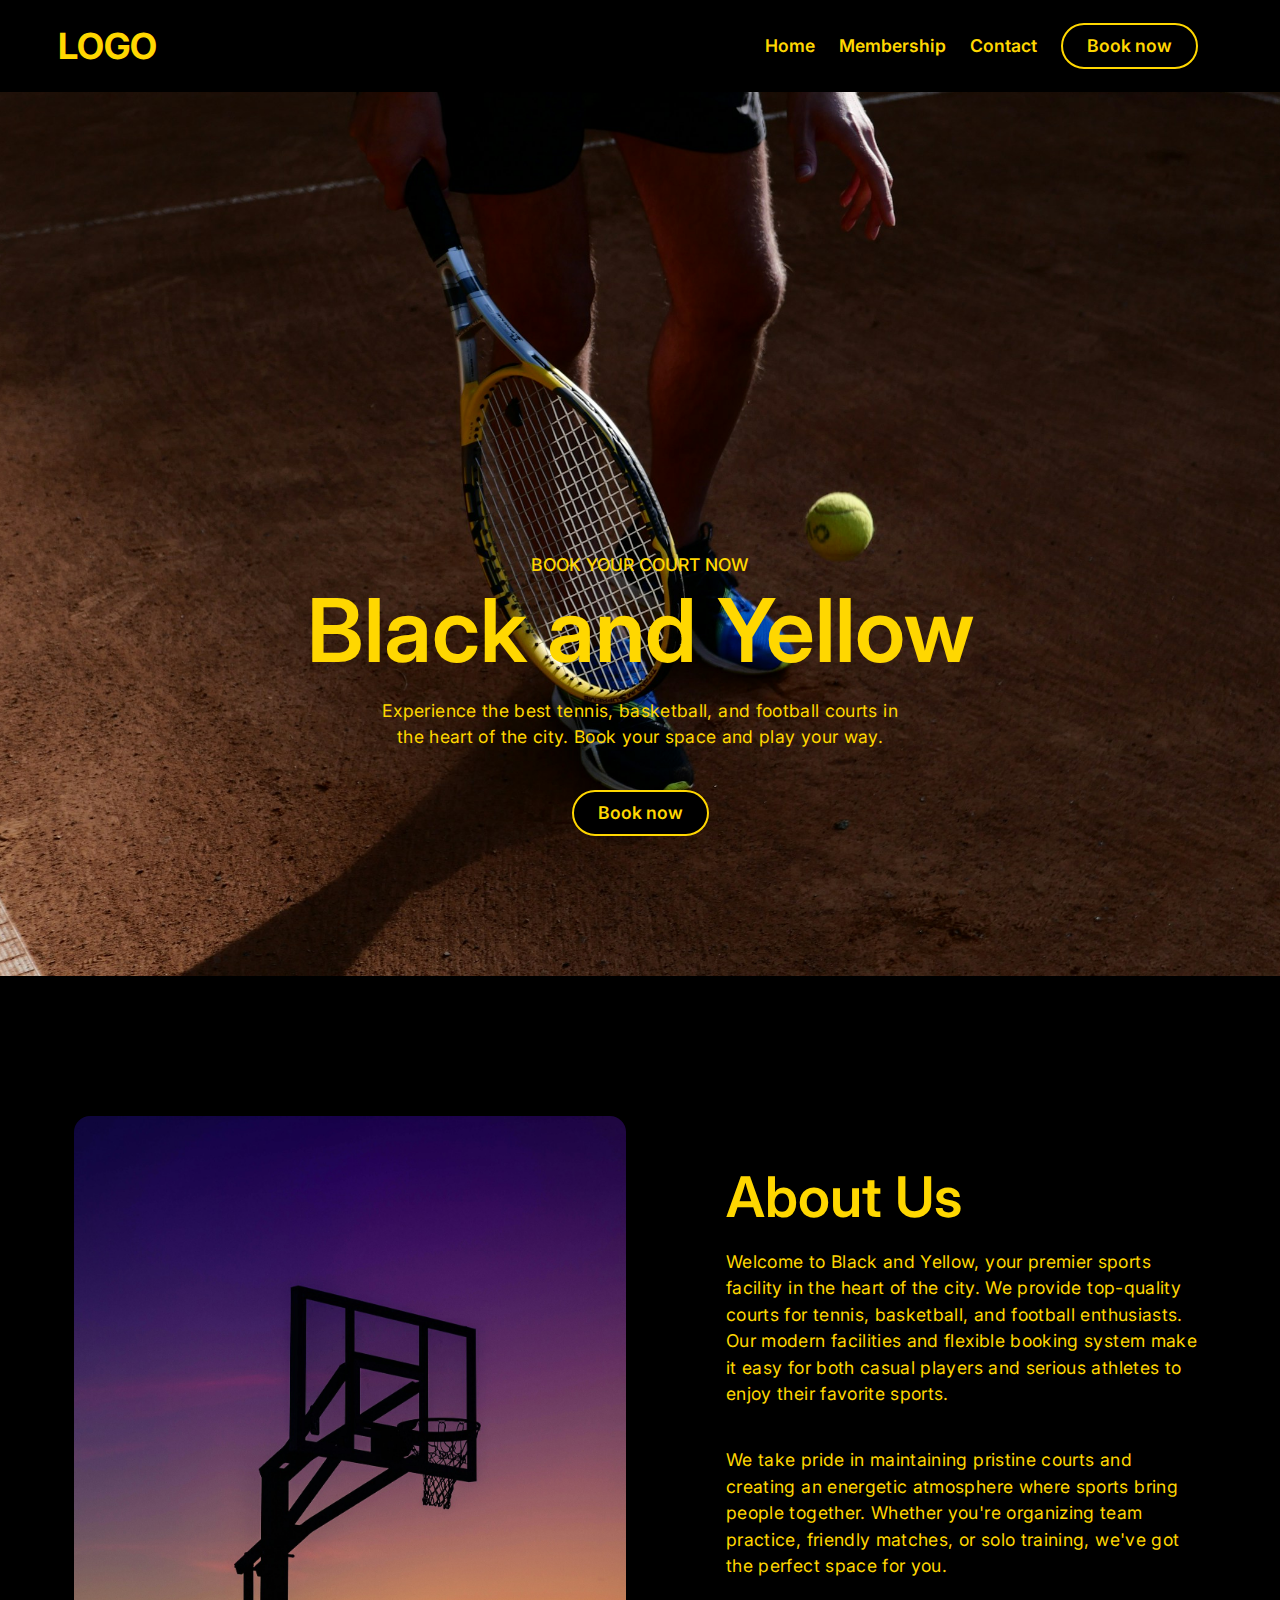
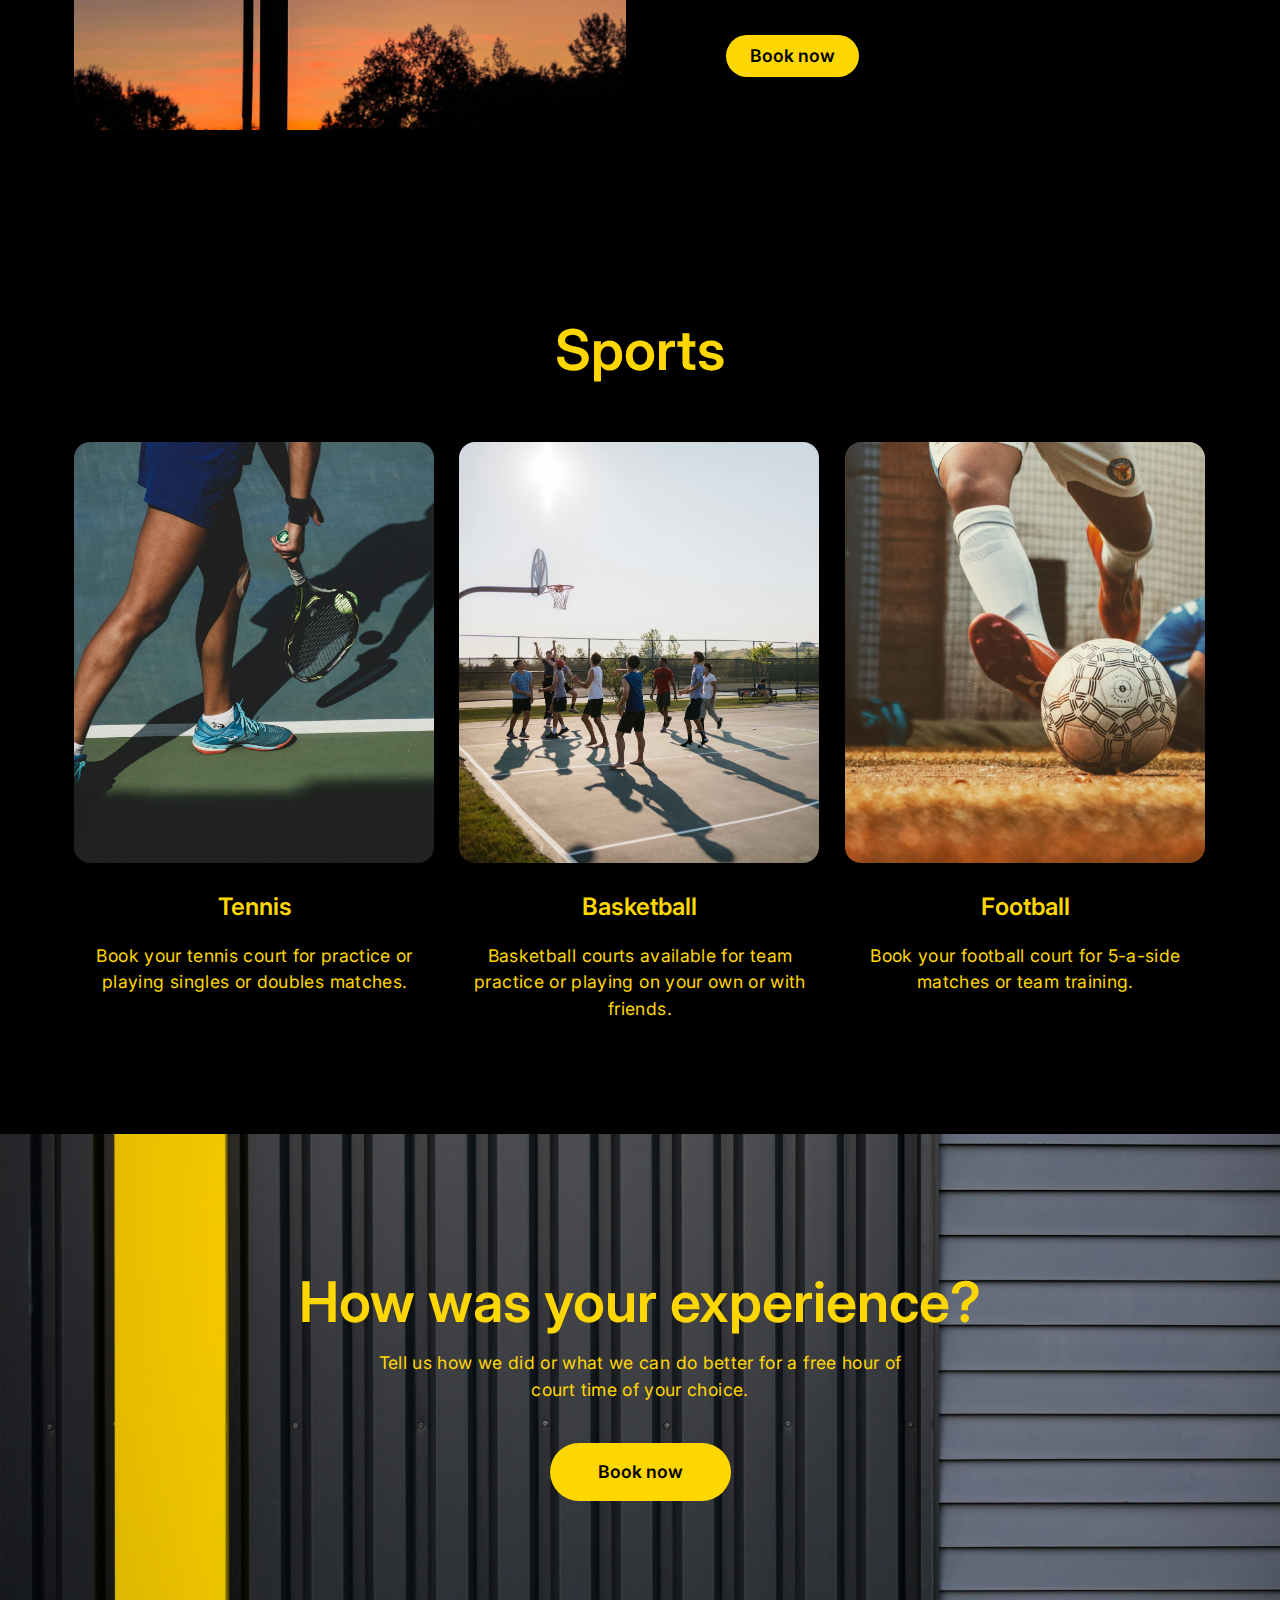
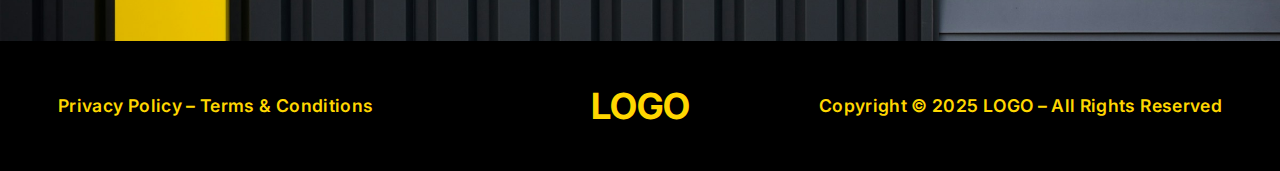
<file: index.html>
<!DOCTYPE html>
<html lang="en">

<head>
  <meta charset="UTF-8" />
  <meta name="viewport" content="width=device-width, initial-scale=1.0" />
  <link rel="icon" type="image/png" href="img/favicon.png" />
  <title>HOME</title>
  <link rel="stylesheet" href="css/style.css" />
</head>

<body>
  <div class="wrapper">
    <header class="header">
      <div class="header__container">
        <a href="index.html" class="header__logo logo">LOGO</a>
        <div class="header__navigation">
          <div class="header__menu menu">
            <nav class="menu__body">
              <nav class="menu__body">
                <ul class="menu__list">
                  <li class="menu__item"><a href="index.html" class="menu__link">Home</a></li>
                  <li class="menu__item"><a href="membership.html" class="menu__link">Membership</a></li>
                  <li class="menu__item"><a href="contact.html" class="menu__link">Contact</a></li>
                </ul>
                <a href="services.html" class="actions-header__button">Book now</a>
              </nav>
          </div>
          <div class="header__actions actions-header">
            <button type="button" class="menu__icon icon-menu"><span></span></button>
          </div>
        </div>
      </div>
    </header>
    <main class="page">
      <section class="page__main main">
        <div class="main__container">
          <h3 class="main__caption">BOOK YOUR COURT NOW</h3>
          <h1 class="main__title">Black and Yellow</h1>
          <div class="main__text">
            Experience the best tennis, basketball, and football courts in the heart of the city. Book your space and play your way.
          </div>
          <a href="services.html" class="main__button">Book now</a>
        </div>
      </section>
      <section class="page__about about">
        <div class="about__container">
          <div class="about__image"><img src="images/basketballaboutus.jpg" alt="Basketball" /></div>
          <div class="about__content">
            <h2 class="about__title title">About Us</h2>
            <div class="about__text">
              <p>
                Welcome to Black and Yellow, your premier sports facility in the heart of the city. We provide top-quality courts
                for tennis, basketball, and football enthusiasts. Our modern facilities and flexible booking system make it easy
                for both casual players and serious athletes to enjoy their favorite sports.
              </p>
              <p>
                We take pride in maintaining pristine courts and creating an energetic atmosphere where sports bring people
                together. Whether you're organizing team practice, friendly matches, or solo training, we've got the perfect space for you.
              </p>
            </div>
            <a href="services.html" class="about__button button">Book now</a>
          </div>
        </div>
      </section>
      <section class="page__services services">
        <div class="services__container">
          <h2 class="services__title title">Sports</h2>
          <div class="services__row">
            <div class="services__column">
              <div class="services__item item-services">
                <a class="item-services__top" href="#">
                  <div class="item-services__image">
                    <img src="images/tennis3.jpg" alt="Tennis Court" />
                  </div>
                  <h3 class="item-services__title">Tennis</h3>
                </a>
                <div class="item-services__text">
                  Book your tennis court for practice or playing singles or doubles matches.
                </div>
              </div>
            </div>
            <div class="services__column">
              <div class="services__item item-services">
                <a class="item-services__top" href="#">
                  <div class="item-services__image">
                    <img src="images/basketball3.jpg" alt="Basketball Court" />
                  </div>
                  <h3 class="item-services__title">Basketball</h3>
                </a>
                <div class="item-services__text">
                  Basketball courts available for team practice or playing on your own or with friends.
                </div>
              </div>
            </div>
            <div class="services__column">
              <div class="services__item item-services">
                <a class="item-services__top" href="#">
                  <div class="item-services__image">
                    <img src="images/football2.jpg" alt="Football Court" />
                  </div>
                  <h3 class="item-services__title">Football</h3>
                </a>
                <div class="item-services__text">
                  Book your football court for 5-a-side matches or team training.
                </div>
              </div>
            </div>
          </div>
        </div>
      </section>
      <section class="page__outro outro outro_home">
        <div class="outro__container">
          <h2 class="outro__title title">How was your experience?</h2>
          <div class="outro__text">
            Tell us how we did or what we can do better for a free hour of court time of your choice.
          </div>
          <a href="services.html" class="outro__button button">Book now</a>
        </div>
      </section>
    </main>
    <footer class="footer">
      <div class="footer__container">
        <a href="#" class="footer__policy">Privacy Policy – Terms & Conditions</a>
        <a href="" class="footer__logo logo">LOGO</a>
        <div class="footer__copyright">Copyright © 2025 LOGO – All Rights Reserved</div>
      </div>
    </footer>
  </div>
  <script src="js/script.js"></script>
</body>

</html>
</file>
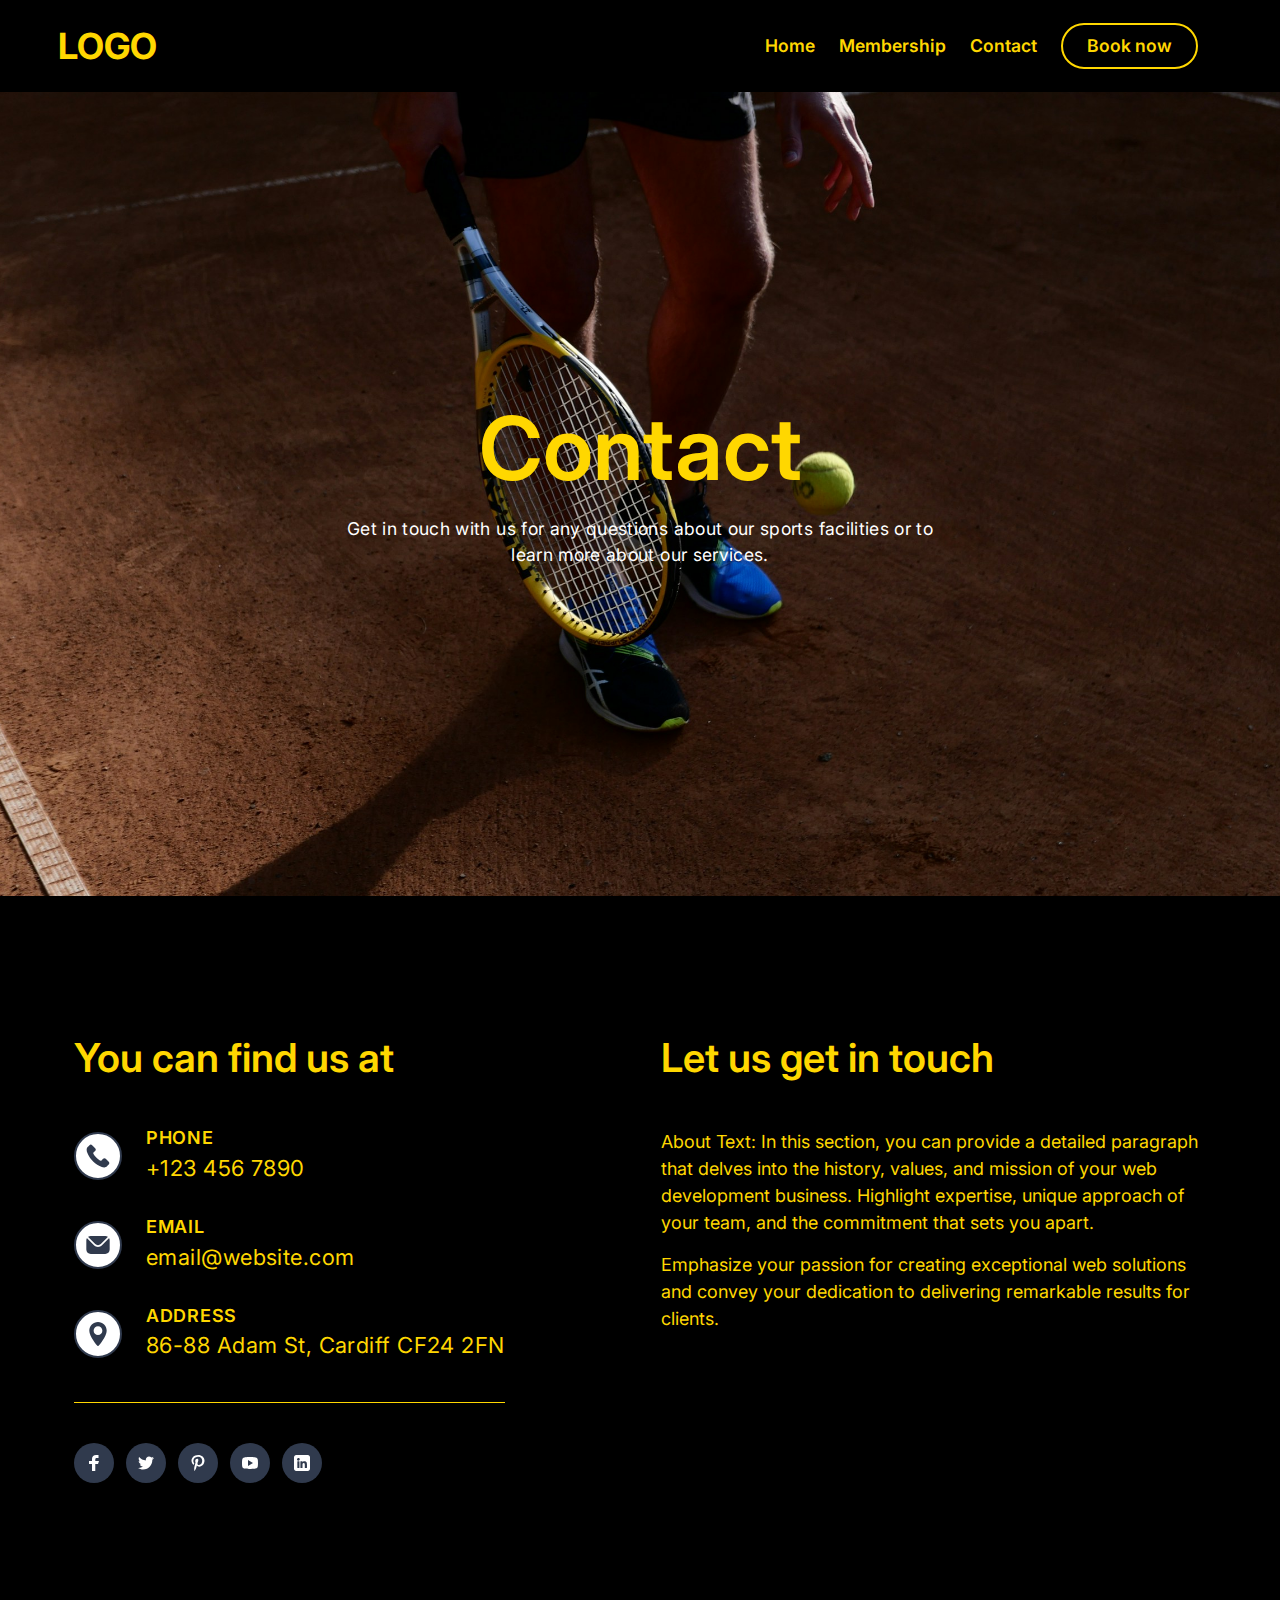
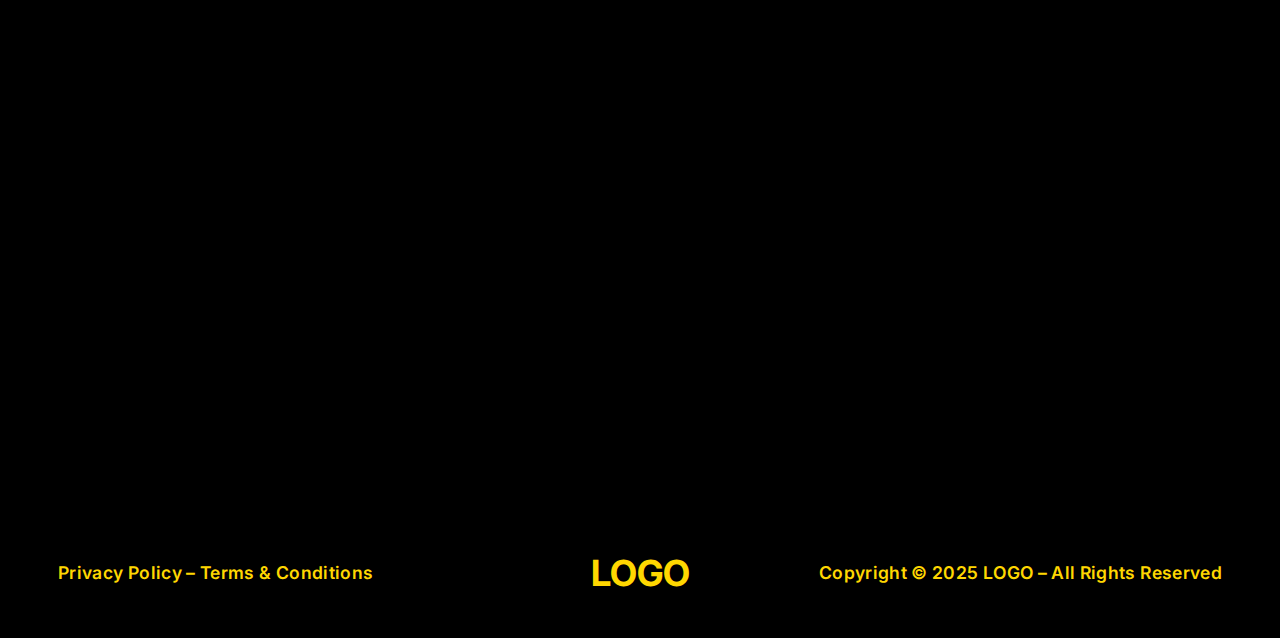
<file: contact.html>
<!DOCTYPE html>
<html lang="en">

<head>
  <meta charset="UTF-8" />
  <meta name="viewport" content="width=device-width, initial-scale=1.0" />
  <link rel="icon" type="image/png" href="img/favicon.png" />
  <title>CONTACT</title>
  <link rel="stylesheet" href="css/style.css" />
</head>

<body>
  <div class="wrapper">
    <header class="header">
      <div class="header__container">
        <a href="index.html" class="header__logo logo">LOGO</a>
        <div class="header__navigation">
          <div class="header__menu menu">
            <nav class="menu__body">
              <nav class="menu__body">
                <ul class="menu__list">
                  <li class="menu__item"><a href="index.html" class="menu__link">Home</a></li>
                  <li class="menu__item"><a href="membership.html" class="menu__link">Membership</a></li>
                  <li class="menu__item"><a href="contact.html" class="menu__link">Contact</a></li>
                </ul>
                <a href="services.html" class="actions-header__button">Book now</a>
              </nav>
          </div>
          <div class="header__actions actions-header">
            <button type="button" class="menu__icon icon-menu"><span></span></button>
          </div>
        </div>
      </div>
    </header>
    <main class="page">
      <section class="page__main main main_contact main_pages">
        <div class="main__container main__container_pages">
          <h1 class="main__title">Contact</h1>
          <div class="main__text main__text_pages">
            Get in touch with us for any questions about our sports facilities or to learn more about our services.
          </div>
        </div>
      </section>
      <section class="page__contact contact">
        <div class="contact__container">
          <div class="contact__contacts">
            <h2 class="contact__title">You can find us at</h2>
            <div class="contact__connect connect-contact">
              <a type="tel:+1234567890" href="#" class="connect-contact__item">
                <div class="connect-contact__icon"><img src="img/contact/phone.svg" alt="ico" /></div>
                <div class="connect-contact__content">
                  <h3 class="connect-contant__type">Phone</h3>
                  <div class="connect-contact__label">+123 456 7890</div>
                </div>
              </a>
              <a type="mailto:email@website.com" href="#" class="connect-contact__item">
                <div class="connect-contact__icon"><img src="img/contact/email.svg" alt="ico" /></div>
                <div class="connect-contact__content">
                  <h3 class="connect-contant__type">Email</h3>
                  <div class="connect-contact__label">email@website.com</div>
                </div>
              </a>
              <a href="https://www.google.com/maps/place/Skill+Chart/@34.0349095,-118.6967567,942m/data=!3m2!1e3!4b1!4m6!3m5!1s0x80e81e35198c4237:0x9be35a11a754469a!8m2!3d34.0349051!4d-118.6941818!16s%2Fg%2F11vr04dx6l?hl=en&entry=ttu&g_ep=EgoyMDI1MDEwMS4wIKXMDSoASAFQAw%3D%3D"
                class="connect-contact__item">
                <div class="connect-contact__icon"><img src="img/contact/address.svg" alt="ico" /></div>
                <div class="connect-contact__content">
                  <h3 class="connect-contant__type">Address</h3>
                  <div class="connect-contact__label">86-88 Adam St, Cardiff CF24 2FN</div>
                </div>
              </a>
            </div>
            <div class="contact__links">
              <a href="#" class="contact__link"><img src="img/contact/fb.svg" alt="icon" /></a>
              <a href="#" class="contact__link"><img src="img/contact/tw.svg" alt="icon" /></a>
              <a href="#" class="contact__link"><img src="img/contact/ig.svg" alt="icon" /></a>
              <a href="#" class="contact__link"><img src="img/contact/youtube.svg" alt="icon" /></a>
              <a href="#" class="contact__link"><img src="img/contact/in.svg" alt="icon" /></a>
            </div>
          </div>
          <div class="contact__info">
            <h2 class="contact__title">Let us get in touch</h2>
            <div class="contact__text">
              <p>
                About Text: In this section, you can provide a detailed paragraph that delves into the history,
                values, and mission of your web development business. Highlight expertise, unique approach of your
                team, and the commitment that sets you apart.
              </p>
              <p>
                Emphasize your passion for creating exceptional web solutions and convey your dedication to delivering
                remarkable results for clients.
              </p>
            </div>
          </div>
        </div>
      </section>
      <section class="page__map map">
        <iframe
          src="https://www.google.com/maps/embed?pb=!1m18!1m12!1m3!1d2480.838570057051!2d-3.1699999999999997!3d51.481999999999995!2m3!1f0!2f0!3f0!3m2!1i1024!2i768!4f13.1!3m3!1m2!1s0x486e1caf7c1b0f1b%3A0x1c0c0c0c0c0c0c0c!2s86-88%20Adam%20St%2C%20Cardiff%20CF24%202FN!5e0!3m2!1sen!2suk!4v1710840000000!5m2!1sen!2suk"
          width="600" height="450" style="border: 0; filter: grayscale(0%);" allowfullscreen="" loading="lazy"
          referrerpolicy="no-referrer-when-downgrade"></iframe>
      </section>
    </main>
    <footer class="footer">
      <div class="footer__container">
        <a href="#" class="footer__policy">Privacy Policy – Terms & Conditions</a>
        <a href="" class="footer__logo logo">LOGO</a>
        <div class="footer__copyright">Copyright © 2025 LOGO – All Rights Reserved</div>
      </div>
    </footer>
  </div>
  <script src="js/script.js"></script>
</body>

</html>
</file>
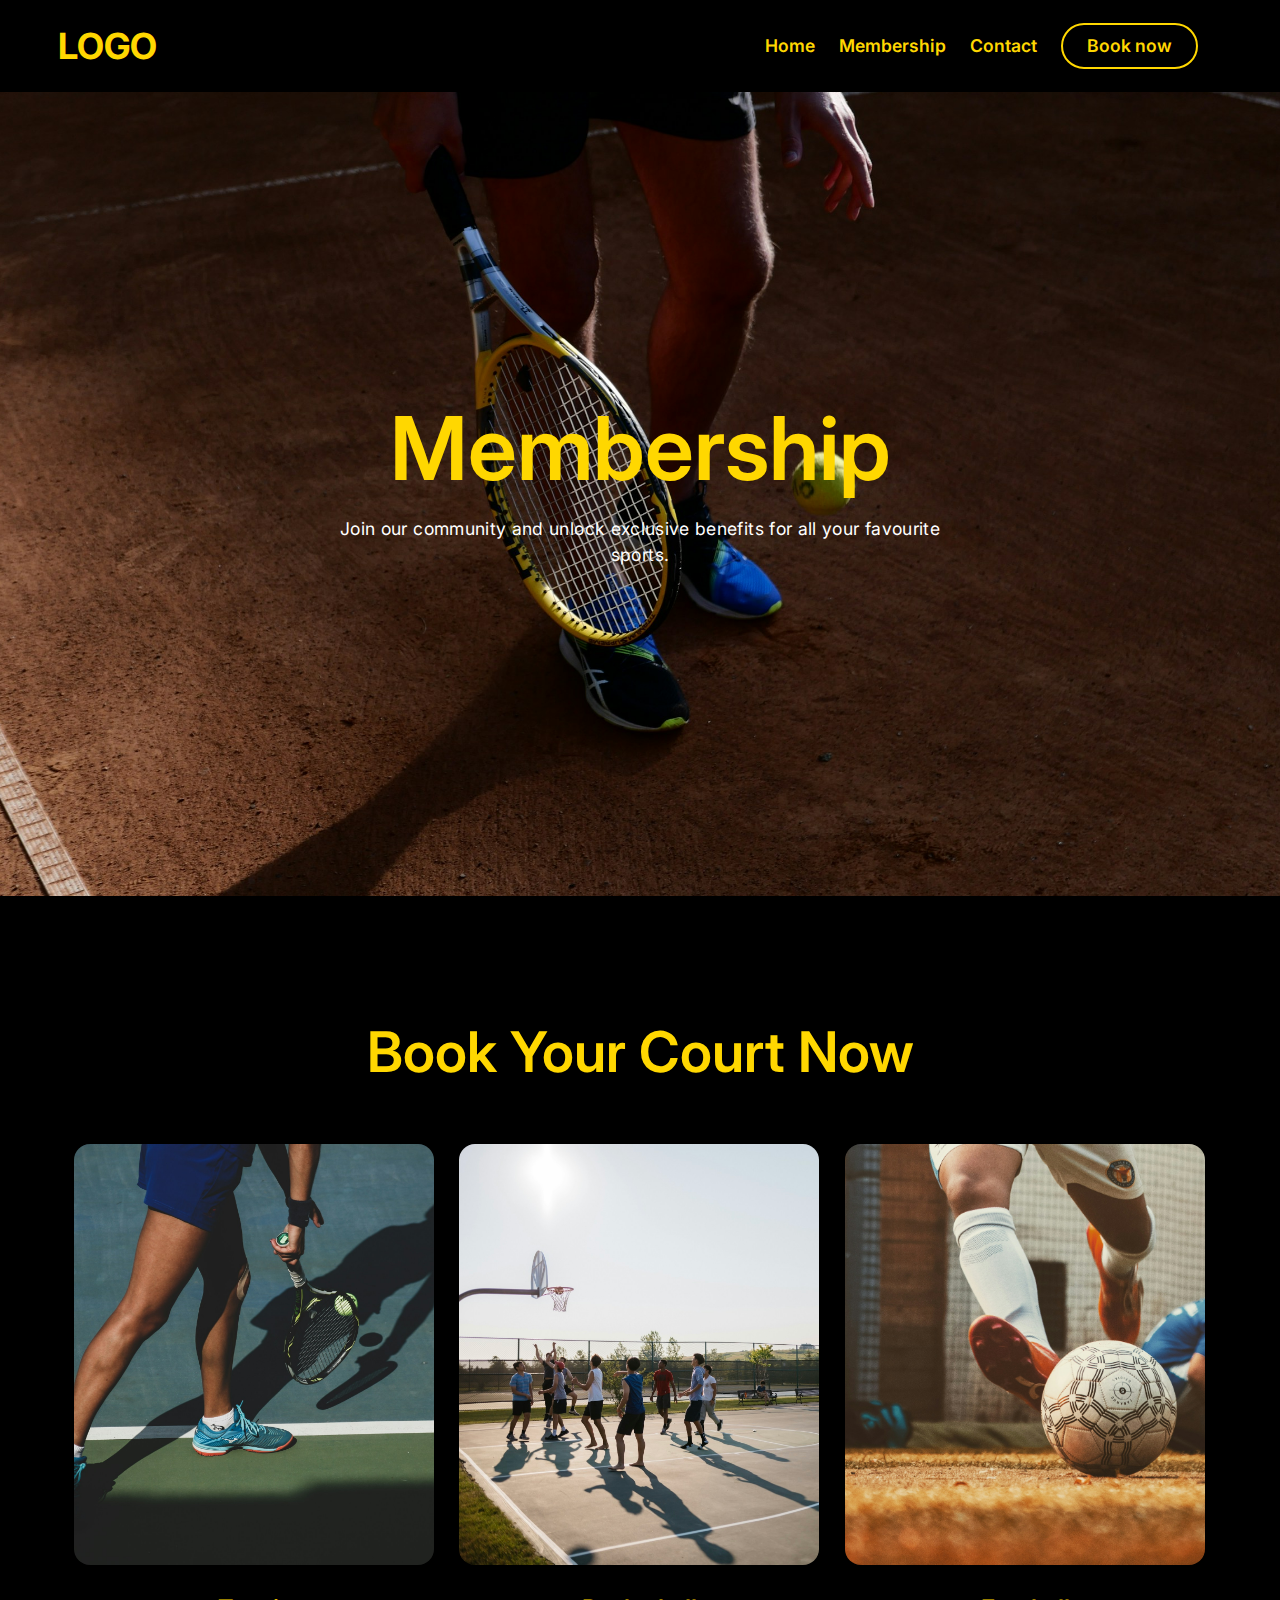
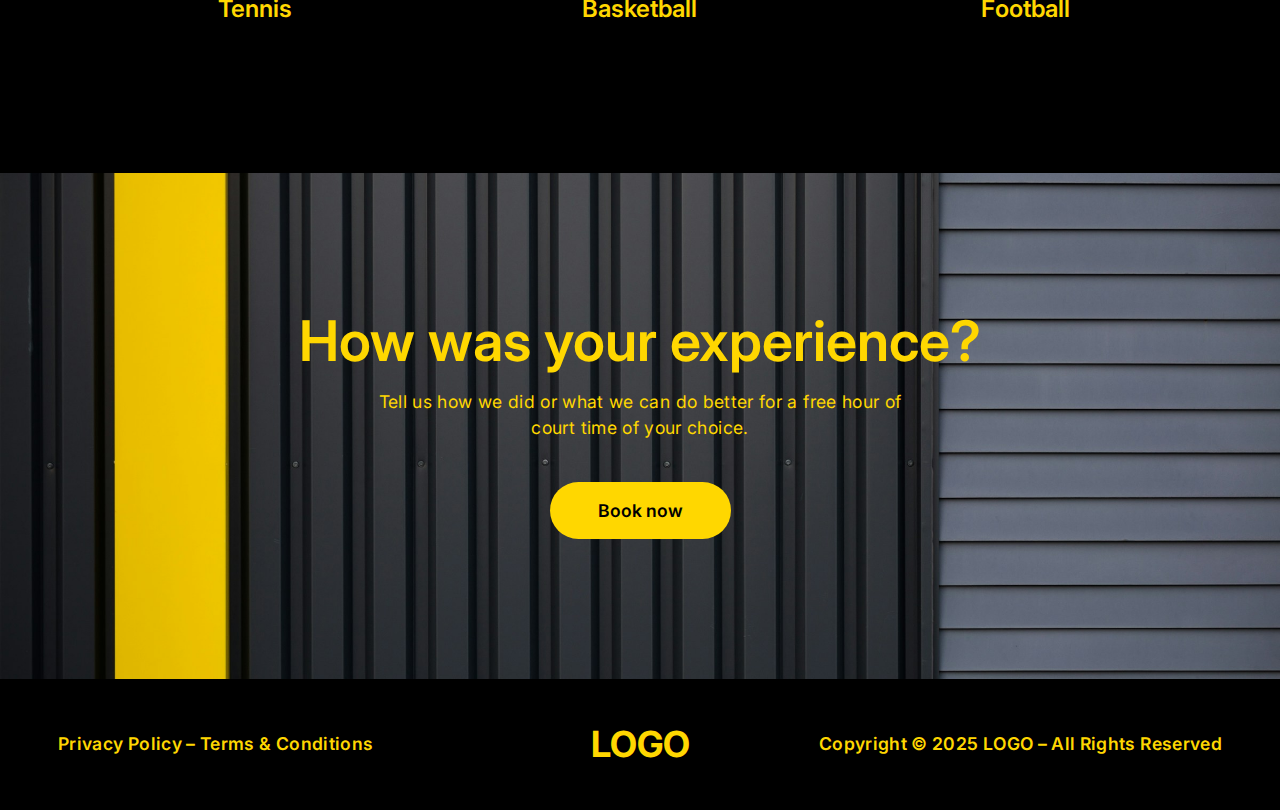
<file: membership.html>
<!DOCTYPE html>
<html lang="en">

<head>
  <meta charset="UTF-8" />
  <meta name="viewport" content="width=device-width, initial-scale=1.0" />
  <link rel="icon" type="image/png" href="img/favicon.png" />
  <title>Membership</title>
  <link rel="stylesheet" href="css/style.css" />
</head>

<body>
  <div class="wrapper">
    <header class="header">
      <div class="header__container">
        <a href="index.html" class="header__logo logo">LOGO</a>
        <div class="header__navigation">
          <div class="header__menu menu">
            <nav class="menu__body">
              <ul class="menu__list">
                <li class="menu__item"><a href="index.html" class="menu__link">Home</a></li>
                <li class="menu__item"><a href="membership.html" class="menu__link">Membership</a></li>
                <li class="menu__item"><a href="contact.html" class="menu__link">Contact</a></li>
              </ul>
              <a href="services.html" class="actions-header__button">Book now</a>
            </nav>
          </div>
          <div class="header__actions actions-header">
            <button type="button" class="menu__icon icon-menu"><span></span></button>
          </div>
        </div>
      </div>
    </header>
    <main class="page">
      <section class="page__main main main_contact main_pages">
        <div class="main__container main__container_pages">
          <h1 class="main__title">Membership</h1>
          <div class="main__text main__text_pages">
            Join our community and unlock exclusive benefits for all your favourite sports.
          </div>
        </div>
      </section>

      <!-- Space for additional content -->
      <section class="page__services services-page">
        <div class="services-page__container">
          <h2 class="services__title title">Book Your Court Now</h2>
          <div class="services__row">
            <div class="services__column">
              <div class="services__item item-services">
                <a class="item-services__top" href="#">
                  <div class="item-services__image">
                    <img src="images/tennis3.jpg" alt="Tennis Court" />
                  </div>
                  <h3 class="item-services__title">Tennis</h3>
                </a>
              </div>
            </div>
            <div class="services__column">
              <div class="services__item item-services">
                <a class="item-services__top" href="#">
                  <div class="item-services__image">
                    <img src="images/basketball3.jpg" alt="Basketball Court" />
                  </div>
                  <h3 class="item-services__title">Basketball</h3>
                </a>
              </div>
            </div>
            <div class="services__column">
              <div class="services__item item-services">
                <a class="item-services__top" href="#">
                  <div class="item-services__image">
                    <img src="images/football2.jpg" alt="Football Court" />
                  </div>
                  <h3 class="item-services__title">Football</h3>
                </a>
              </div>
            </div>
          </div>
        </div>
      </section>

      <section class="page__outro outro outro_services">
        <div class="outro__container">
          <h2 class="outro__title title">How was your experience?</h2>
          <div class="outro__text">
            Tell us how we did or what we can do better for a free hour of court time of your choice.
          </div>
          <a href="services.html" class="outro__button button">Book now</a>
        </div>
      </section>
    </main>
    <footer class="footer">
      <div class="footer__container">
        <a href="#" class="footer__policy">Privacy Policy – Terms & Conditions</a>
        <a href="" class="footer__logo logo">LOGO</a>
        <div class="footer__copyright">Copyright © 2025 LOGO – All Rights Reserved</div>
      </div>
    </footer>
  </div>
  <script src="js/script.js"></script>
</body>

</html>
</file>
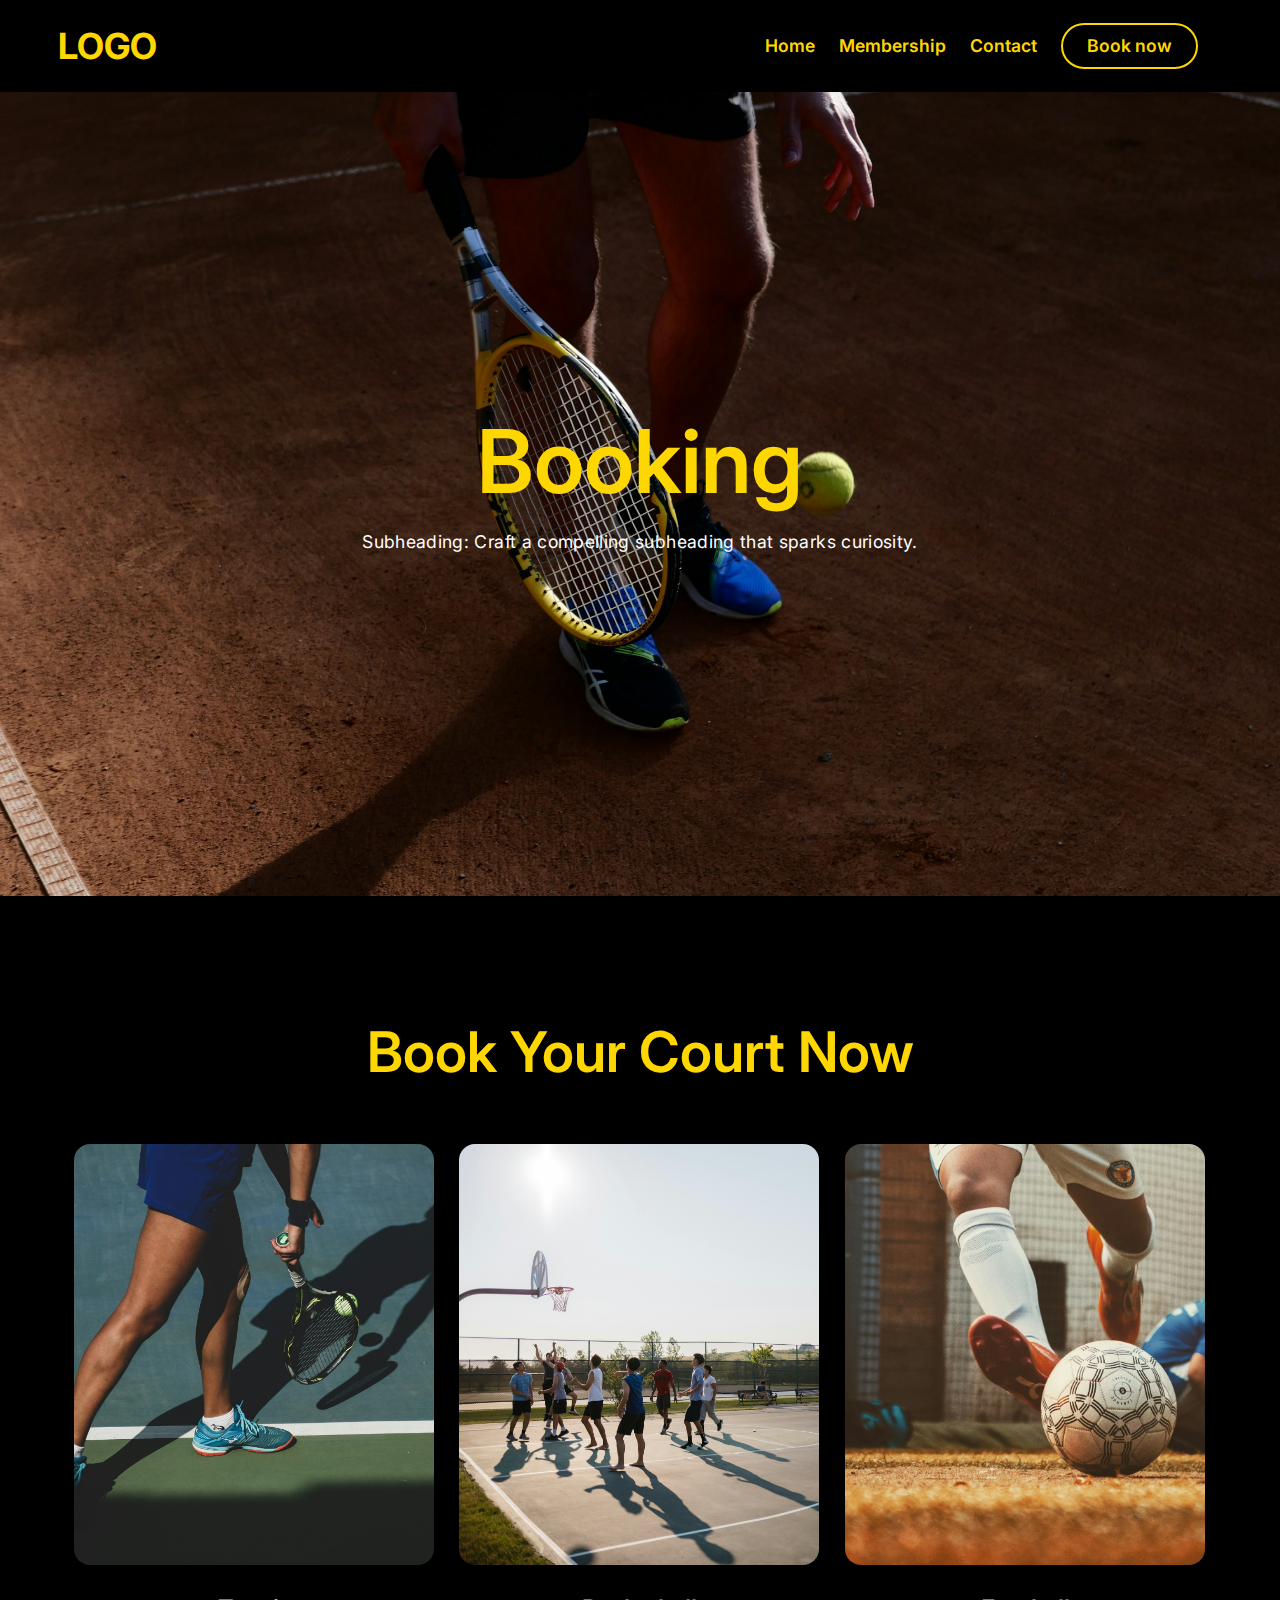
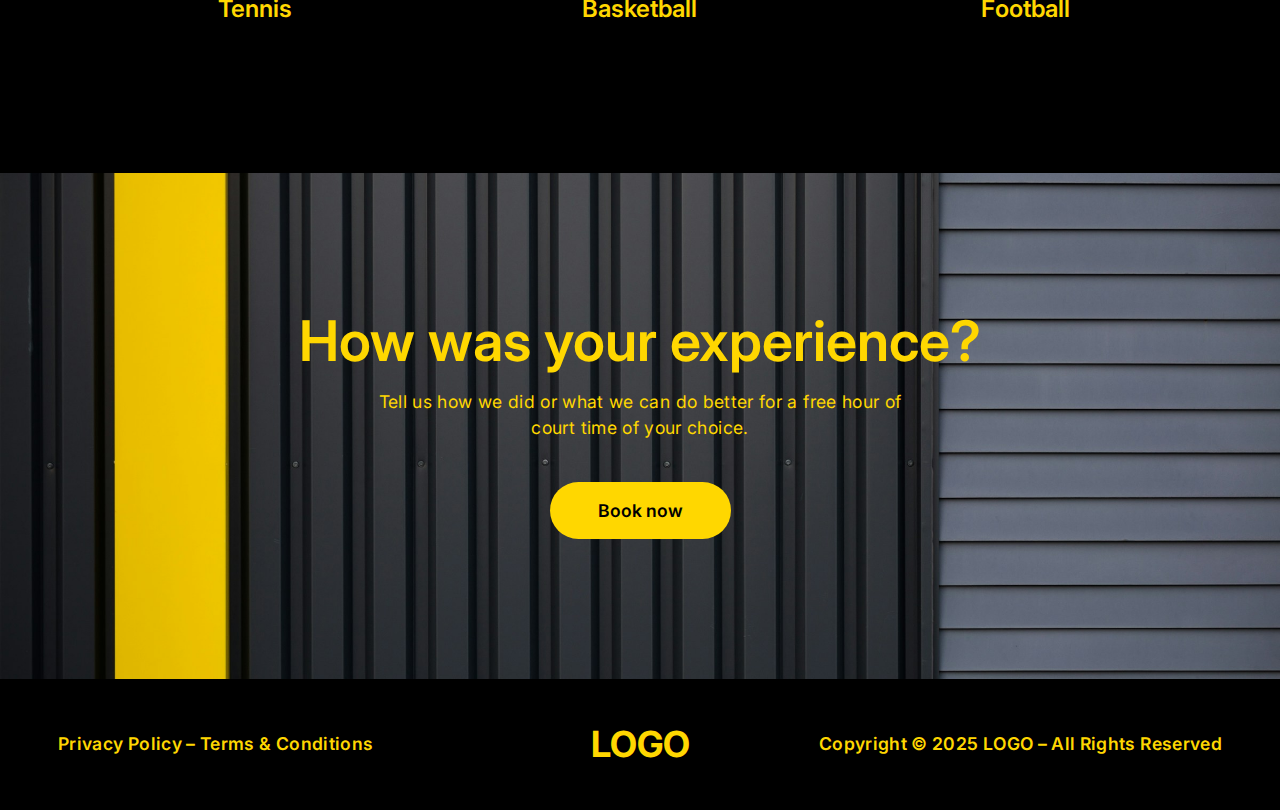
<file: services.html>
<!DOCTYPE html>
<html lang="en">

<head>
  <meta charset="UTF-8" />
  <meta name="viewport" content="width=device-width, initial-scale=1.0" />
  <link rel="icon" type="image/png" href="img/favicon.png" />
  <title>Membership</title>
  <link rel="stylesheet" href="css/style.css" />
</head>

<body>
  <div class="wrapper">
    <header class="header">
      <div class="header__container">
        <a href="index.html" class="header__logo logo">LOGO</a>
        <div class="header__navigation">
          <div class="header__menu menu">
            <nav class="menu__body">
              <ul class="menu__list">
                <li class="menu__item"><a href="index.html" class="menu__link">Home</a></li>
                <li class="menu__item"><a href="membership.html" class="menu__link">Membership</a></li>
                <li class="menu__item"><a href="contact.html" class="menu__link">Contact</a></li>
              </ul>
              <a href="services.html" class="actions-header__button">Book now</a>
            </nav>
          </div>
          <div class="header__actions actions-header">
            <button type="button" class="menu__icon icon-menu"><span></span></button>
          </div>
        </div>
      </div>
    </header>
    <main class="page">
      <section class="page__main main main_contact main_pages">
        <div class="main__container main__container_pages">
          <h1 class="main__title">Booking</h1>
          <div class="main__text main__text_pages">
            Subheading: Craft a compelling subheading that sparks curiosity.
          </div>
        </div>
      </section>

      <!-- Space for additional content -->
      <section class="page__services services-page">
        <div class="services-page__container">
          <h2 class="services__title title">Book Your Court Now</h2>
          <div class="services__row">
            <div class="services__column">
              <div class="services__item item-services">
                <a class="item-services__top" href="#">
                  <div class="item-services__image">
                    <img src="images/tennis3.jpg" alt="Tennis Court" />
                  </div>
                  <h3 class="item-services__title">Tennis</h3>
                </a>
              </div>
            </div>
            <div class="services__column">
              <div class="services__item item-services">
                <a class="item-services__top" href="#">
                  <div class="item-services__image">
                    <img src="images/basketball3.jpg" alt="Basketball Court" />
                  </div>
                  <h3 class="item-services__title">Basketball</h3>
                </a>
              </div>
            </div>
            <div class="services__column">
              <div class="services__item item-services">
                <a class="item-services__top" href="#">
                  <div class="item-services__image">
                    <img src="images/football2.jpg" alt="Football Court" />
                  </div>
                  <h3 class="item-services__title">Football</h3>
                </a>
              </div>
            </div>
          </div>
        </div>
      </section>

      <section class="page__outro outro outro_services">
        <div class="outro__container">
          <h2 class="outro__title title">How was your experience?</h2>
          <div class="outro__text">
            Tell us how we did or what we can do better for a free hour of court time of your choice.
          </div>
          <a href="services.html" class="outro__button button">Book now</a>
        </div>
      </section>
    </main>
    <footer class="footer">
      <div class="footer__container">
        <a href="#" class="footer__policy">Privacy Policy – Terms & Conditions</a>
        <a href="" class="footer__logo logo">LOGO</a>
        <div class="footer__copyright">Copyright © 2025 LOGO – All Rights Reserved</div>
      </div>
    </footer>
  </div>
  <script src="js/script.js"></script>
</body>

</html>
</file>
<file: css/style.css>
@import url("reset.css");

@import url("https://fonts.googleapis.com/css?family=Inter:regular,500,600,700&display=swap");

/* ************COMMON************ */

.logo {
  font-weight: 700;
  font-size: 2.25rem;
}

body {
  font-family: "Inter", sans-serif;
  font-size: 1.1rem;
  color: #FFD700;
  background-color: #000;
}

[class*="__container"] {
  max-width: 72.624rem;
  margin: 0 auto;
  padding: 0 0.938rem;
}

.button {
  font-weight: 600;
  display: inline-block;
  padding: 0.75rem 1.5rem;
  border-radius: 30px;
  transition: all 0.3s;
  color: #000;
  background-color: #FFD700;
}

.title {
  font-size: 3.5rem;
  font-weight: 600;
}

.wrapper {
  min-height: 100%;
  display: -webkit-box;
  display: -ms-flexbox;
  display: flex;
  -webkit-box-orient: vertical;
  -webkit-box-direction: normal;
  -ms-flex-direction: column;
  flex-direction: column;
  overflow: hidden;
}

/* ************HEADER************ */

.header {
  position: absolute;
  top: 0;
  left: 0;
  width: 100%;
  background: #000;
  z-index: 1000;
}

.header__container {
  display: flex;
  align-items: center;
  justify-content: space-between;
  gap: 1.5rem;
  min-height: 5.75rem;
  flex-wrap: wrap;
  max-width: 74.624rem;
}

.header__logo {
  position: relative;
  z-index: 2;
  margin-right: auto;
}

.header__navigation {
  display: flex;
  align-items: center;
  gap: 1.5rem;
  flex-wrap: wrap;
}

.menu__list {
  display: flex;
  align-items: center;
  gap: 0.624rem;
}

.menu__body {
  display: flex;
  align-items: center;
  gap: 1.5rem;
}

.menu__link {
  font-weight: 600;
  position: relative;
}

.actions-header {
  display: flex;
  align-items: center;
  gap: 0.624rem;
}

.icon-menu {
  display: none;
}

.actions-header__button {
  font-weight: 600;
  display: inline-block;
  padding: 0.75rem 1.5rem;
  border: 2px solid #FFD700;
  border-radius: 30px;
  transition: all 0.3s;
  position: relative;
  z-index: 2;
  color: #FFD700;
}

/* ****************PAGES**************** */
.page__main {
  padding-bottom: 160px;
}

/* *****************HOME**************** */

.main {
  background: url("../images/tennismain.jpg") center / cover no-repeat;
  padding: 8.75rem 0;
  position: relative;
  min-height: 100vh;
}

.main__container {
  display: flex;
  flex-direction: column;
  justify-content: center;
  align-items: center;
  text-align: center;
  padding-top: 26rem;
}

.main__caption {
  text-transform: uppercase;
  margin-bottom: 0.75rem;
  font-weight: 500;
  color: #FFD700;
}

.main__title {
  font-size: 5.5rem;
  font-weight: 600;
  margin-bottom: 1.5rem;
}

.main__text {
  max-width: 37.5rem;
  color: #FFD700;
  margin-bottom: 2.5rem;
  max-width: 33.375rem;
  line-height: 150%;
  letter-spacing: 0.02em;
}

.main__button {
  background-color: #000;
  color: #FFD700;
  border: 2px solid #FFD700;
  font-weight: 600;
  display: inline-block;
  padding: 0.75rem 1.5rem;
  border-radius: 30px;
  transition: all 0.3s;
}

.main__button:hover {
  background-color: #FFD700;
  color: #000;
}

.outro_home {
  background: url("../images/footer.jpg") center / cover no-repeat;
}

/* ************ABOUT**************** */

.main_about {
  background: url("../images/tennismain.jpg") center / cover no-repeat;
}

.about__container {
  display: flex;
  align-items: center;
  justify-content: space-between;
  gap: 0.1rem;
  padding-top: 8.75rem;
  padding-bottom: 5rem;
}

.about__image {
  position: relative;
  max-width: 552px;
  height: 614px;
}

.about__image img {
  border-radius: 16px;
  max-width: 100%;
  height: 100%;
  object-fit: cover;
}

.about__title {
  margin-bottom: 1.5rem;
}

.about__text {
  max-width: 30rem;
  letter-spacing: 0.02em;
  line-height: 150%;
  margin-bottom: 3.5rem;
}

.about__text p:not(:last-child) {
  margin-bottom: 2.5rem;
}

.outro_about {
  background: url("../images/footer.jpg") center / cover no-repeat;
}

/* **************SERVICES**************** */

.main_services {
  background: url("../images/tennismain.jpg") center / cover no-repeat;
}

.services {
  background-color: #000;
  padding: 0 0;
}

.services__container {
  padding-top: 3rem;
  padding-bottom: 5rem;
}

.services__title {
  text-align: center;
  margin-bottom: 4rem;
  margin-top: 4rem;
}

.services__row {
  display: grid;
  grid-template-columns: repeat(3, 1fr);
  gap: 1.5rem;
}

.item-services {
  display: flex;
  flex-direction: column;
  align-items: start;
  min-height: 100%;
}

.item-services__image {
  margin-bottom: 2rem;
  max-width: 360px;
  height: 421px;
}

.item-services__image img {
  max-width: 100%;
  height: 100%;
  object-fit: cover;
  border-radius: 16px;
}

.item-services__top {
  position: relative;
  display: block;
  width: 100%;
}

.item-services__title {
  font-size: 1.5rem;
  font-weight: 600;
  margin-bottom: 1.5rem;
  text-align: center;
  width: 100%;
}

.item-services__text {
  max-width: 21.5rem;
  line-height: 150%;
  margin-bottom: 2rem;
  flex-grow: 1;
  letter-spacing: 0.02em;
  text-align: center;
  margin-left: auto;
  margin-right: auto;
}

.item-services__button {
  background-color: inherit;
  border: 2px solid #FFD700;
  color: #FFD700;
}

.outro_services {
  background: url("../images/footer.jpg") center / cover no-repeat;
}

/* ************TESTIMONIAL**************** */

.testimonial__container {
  display: flex;
  justify-content: center;
  align-items: center;
  text-align: center;
  flex-direction: column;
  padding-top: 8.75rem;
  padding-bottom: 8.75rem;
}

.testiomonial__caption {
  margin-bottom: 4rem;
  font-weight: 600;
  text-transform: uppercase;
}

.testimonial__title {
  margin-bottom: 4rem;
  font-size: 2rem;
  max-width: 40.75rem;
  line-height: 136%;
  font-weight: 500;
}

.item-testimonial__image {
  max-width: 64px;
  margin: 0 auto;
  margin-bottom: 1.063rem;
  height: 64px;
}

.item-testimonial__image img {
  width: 100%;
  height: 100%;
  object-fit: cover;
  border-radius: 50%;
}

.item-testimonial__title {
  margin-bottom: 0.25rem;
  font-weight: 600;
}

.item-testimonial__caption {
  font-size: 0.938rem;
}

/* ****************OUTRO**************** */

.outro__container {
  padding-top: 8.75rem;
  padding-bottom: 8.75rem;
  display: flex;
  flex-direction: column;
  justify-content: center;
  align-items: center;
  text-align: center;
}

.outro__title {
  margin-bottom: 1.25rem;
}

.outro__text {
  max-width: 33.625rem;
  line-height: 150%;
  margin-bottom: 2.5rem;
  letter-spacing: 0.02em;
}

.outro__button {
  padding: 1.25rem 3rem;
}

/* ****************FOOTER**************** */

.footer {
  line-height: 150%;
}

.footer__container {
  padding-top: 3.25rem;
  padding-bottom: 3.25rem;
  max-width: 74.624rem;
  display: grid;
  grid-template-columns: 1fr auto 1fr;
  align-items: center;
}

.footer__policy {
  font-weight: 600;
  letter-spacing: 0.02em;
  justify-self: start;
}

.footer__logo {
  justify-self: center;
}

.footer__copyright {
  font-weight: 600;
  letter-spacing: 0.02em;
  justify-self: end;
}

/* ****************ABOUT PAGE**************** */
.main__text_pages {
  max-width: 37.5rem;
  color: #fff;
}

.main__container_pages {
  padding-top: 0;
  display: flex;
  flex-direction: column;
  justify-content: center;
  align-items: center;
  min-height: 500px;
  text-align: center;
}

.main_pages {
  min-height: 500px !important;
  padding: 16rem 0 8.75rem 0;
}

/* ****************SERVICES PAGE**************** */
.services-page__container {
  padding-top: 4rem;
}

.services-page__item {
  margin-bottom: 132px;
}

.services-page__item:not(:last-child) {
  padding-bottom: 132px;
  margin-bottom: 132px;
  border-bottom: 1px solid rgba(48, 58, 77, 0.4);
}

.services-page__column {
  display: flex;
  align-items: center;
  gap: 97px;
}

.services-page__title {
  margin-bottom: 24px;
}

.services-page__text {
  margin-bottom: 56px;
  max-width: 480px;
  font-size: 18px;
  line-height: 150%;
  letter-spacing: 0.02em;
}

.services-page__text p:not(:last-child) {
  margin-bottom: 20px;
}

.services-page__img {
  max-width: 552px;
  height: 614px;
}

.services-page__img img {
  width: 100%;
  height: 100%;
  object-fit: cover;
  border-radius: 16px;
}

/* ****************CONTACT PAGE****************/

.main_contact {
  background: url("../images/tennismain.jpg") center / cover no-repeat;
}

.contact__container {
  display: flex;
  justify-content: space-between;
  gap: 109px;
  padding-top: 140px;
  padding-bottom: 140px;
}

.contact__title {
  margin-bottom: 48px;
  font-weight: 600;
  line-height: 110%;
  font-size: 40px;
}

.connect-contact {
  display: flex;
  flex-direction: column;
  align-items: start;
  row-gap: 32px;
  margin-bottom: 40px;
  padding-bottom: 40px;
  border-bottom: 1px solid #FFD700;
}

.connect-contact__item {
  display: inline-flex;
  align-items: center;
  gap: 24px;
}

.connect-contant__type {
  margin-bottom: 4px;
  font-size: 18px;
  font-weight: 600;
  letter-spacing: 0.04em;
  line-height: 110%;
  text-transform: uppercase;
}

.connect-contact__label {
  font-size: 22px;
  line-height: 150%;
  letter-spacing: 0.02em;
}

.contact__links {
  display: flex;
  align-items: center;
  gap: 12px;
}

.contact__text {
  max-width: 545px;
  font-size: 18px;
  line-height: 150%;
}

.contact__text p:not(:last-child) {
  margin-bottom: 15px;
}

iframe {
  width: 100vw;
  height: 482px;
  filter: grayscale(100%);
}

/* **************REVIEWS PAGE**************** */
.reviews__container {
  padding-top: 160px;
  padding-bottom: 160px;
}

.reviews__row {
  display: grid;
  grid-template-columns: repeat(3, 1fr);
  column-gap: 24px;
  row-gap: 96px;
}

.reviews__column {
  border: 1px solid #e1e4eb;
  border-radius: 8px;
}

.reviews__item {
  padding-top: 48px;
  padding-bottom: 56px;
  padding-right: 32px;
  padding-left: 32px;
}

.item-reviews {
  text-align: center;
  display: flex;
  flex-direction: column;
  justify-content: center;
  align-items: center;
}

.item-reviews__img {
  max-width: 46px;
  height: 36px;
  margin: 0 auto;
  margin-bottom: 46px;
}

.item-reviews__img img {
  width: 100%;
  height: 100%;
  object-fit: cover;
}

.item-reviews__text {
  margin-bottom: 40px;
  font-size: 18px;
  letter-spacing: 0.02em;
  line-height: 150%;
}

.item-reviews__author {
  font-weight: 600;
  font-size: 18px;
  letter-spacing: 0.01em;
  margin-bottom: 10px;
}

.item-reviews__geo {
  font-size: 14px;
  letter-spacing: 0.002em;
}

/* ******************PRICING PAGE******************** */
.pricing__container {
  padding-top: 140px;
  padding-bottom: 140px;
  display: flex;
  flex-direction: column;
  justify-content: center;
  align-items: center;
}

.pricing__caption {
  font-size: 24px;
  font-weight: 600;
  margin-bottom: 12px;
  letter-spacing: 4%;
}

.pricing__title {
  font-weight: 600;
  font-size: 72px;
  margin-bottom: 24px;
}

.pricing__text {
  font-size: 22px;
  letter-spacing: 2%;
  margin-bottom: 88px;
}

.pricing__row {
  display: flex;
  align-items: start;
  gap: 24px;
}

.pricing__column {
  border: 2px solid #e1e4eb;
  border-radius: 8px;
}

.pricing__item {
  padding: 40px;
  padding-bottom: 48px;
}

.item-pricing__info {
  padding-bottom: 32px;
  border-bottom: 1px solid #e1e4eb;
  margin-bottom: 32px;
}

.item-pricing__label {
  font-weight: 600;
  font-size: 18px;
  letter-spacing: 1%;
  margin-bottom: 16px;
}

.item-pricing__cost {
  font-size: 72px;
  font-weight: 600;
  margin-bottom: 16px;
}

.item-pricing__list {
  margin-bottom: 64px;
}

.item-pricing__item {
  display: flex;
  align-items: center;
  gap: 6px;
}

.item-pricing__item::before {
  content: "";
  background: url("../img/pricing/check.svg") 0 0 no-repeat;
  width: 16px;
  height: 18px;
}

.item-pricing__item:not(:last-child) {
  margin-bottom: 12px;
}

.item-pricing__button {
  display: inline-block;
  font-size: 22px;
  letter-spacing: 2%;
  font-weight: 600;
  color: #fff;
  padding: 20px 82px;
  background-color: #303a4d;
  border-radius: 64px;
}

.team {
  background-color: #e1e4eb;
}

.team__container {
  padding-top: 140px;
  padding-bottom: 140px;
  display: flex;
  flex-direction: column;
  justify-content: center;
  align-items: center;
}

.team__title {
  text-align: center;
  margin-bottom: 96px;
  max-width: 483px;
}

.team__row {
  display: grid;
  column-gap: 24px;
  row-gap: 96px;
  grid-template-columns: repeat(3, 1fr);
}

.team__item {
  display: flex;
  flex-direction: column;
  justify-content: center;
  align-items: center;
}

.item-team__img {
  max-width: 360px;
  height: 363px;
  margin-bottom: 40px;
}

.item-team__img img {
  width: 100%;
  height: 100%;
  border-radius: 8px;
  object-fit: cover;
}

.item-team__name {
  max-width: 186px;
  font-size: 32px;
  font-weight: 600;
  line-height: 120%;
  text-align: center;
  margin-bottom: 12px;
}

.item-team__role {
  display: flex;
  align-items: center;
  gap: 6px;
  margin-bottom: 26px;
  letter-spacing: 2%;
}

.item-team__role span {
  display: flex;
  align-items: center;
  gap: 6px;
}

.item-team__role span::after {
  content: "";
  background: url("../img/team/icons/star.svg") 0 0 no-repeat;
  width: 12px;
  height: 12px;
}

.item-team__text {
  font-size: 16px;
  text-align: center;
  letter-spacing: 2%;
  line-height: 150%;
  max-width: 328px;
  margin-bottom: 20px;
}

.item-team__icons {
  display: flex;
  align-items: center;
  gap: 12px;
}

/* *************FAQ PAGE************** */
.faqs__container {
  padding-top: 140px;
  padding-bottom: 140px;
}

.faqs__title {
  text-align: center;
  margin-bottom: 80px;
}

.spollers-faq__item {
  width: 100%;
}

.spollers-faq__item:not(:last-child) {
  margin-bottom: 24px;
}

.spollers-faq__button {
  display: inline-block;
  border: 2px solid #e1e4eb;
  display: flex;
  align-items: center;
  justify-content: space-between;
  width: 100%;
  border-radius: 8px;
}

.spollers-faq__button span {
  padding-left: 40px;
  padding-top: 32px;
  padding-bottom: 32px;
  font-weight: 600;
}

.spollers-faq__button img {
  padding-right: 34.5px;
}

.spollers-faq__text {
  max-height: 0;
  overflow: hidden;
  width: 100%;
  display: block;
}

.spollers-faq__item.active .spollers-faq__text {
  max-height: 1000px;
  max-height: calc(1000px + 16px);
}

.spollers-faq__item.active .spollers-faq__button {
  border-bottom: none;
  border-radius: 8px 8px 0px 0px;
}

.spollers-faq__item.active .spollers-faq__button span {
  padding-bottom: 32px;
}

.spollers-faq__item.active .spollers-faq__button img {
  transform: translate(-34px, 0px) rotate(180deg);
}

.spollers-faq__inner {
  padding-top: 20px;
  padding-left: 40px;
  border: 2px solid #e1e4eb;
  border-radius: 0px 0px 8px 8px;
  line-height: 150%;
  padding-bottom: 20px;
  border-top: none;
  padding-right: 100px;
}

/* ****************TEAM PAGE**************** */
.director__container {
  padding-top: 140px;
  padding-bottom: 140px;
  display: flex;
  align-items: center;
  gap: 96px;
}

.director__title {
  margin-bottom: 16px;
}

.director__role {
  font-size: 22px;
  letter-spacing: 2%;
  margin-bottom: 40px;
}

.director__text {
  letter-spacing: 2%;
  line-height: 150%;
  max-width: 480px;
}

.director__text p:not(:last-child) {
  margin-bottom: 20px;
}

.director__img {
  max-width: 552px;
  height: 614px;
}

.director__img img {
  width: 100%;
  height: 100%;
  object-fit: cover;
  border-radius: 16px;
}

/* ****************GALLERY**************** */
.gallery__container {
  padding-bottom: 140px;
  padding-top: 140px;
}

.gallery__row {
  display: grid;
  grid-template-columns: repeat(3, 1fr);
  column-gap: 24px;
  row-gap: 96px;
  margin-bottom: 96px;
  justify-items: center;
}

.gallery__item {
  max-width: 360px;
  height: 407px;
}

.gallery__item img {
  width: 100%;
  height: 100%;
  object-fit: cover;
  border-radius: 16px;
}

.gallery__paggination {
  display: flex;
  align-items: center;
  justify-content: center;
  align-items: center;
  gap: 42px;
}

.gallery__paggination button:first-child {
  transform: translate(0px, 5px);
}

.gallery__paggination button:last-child {
  transform: rotate(-180deg) translate(0px, 5px);
}

.gallery_active {
  color: #000;
  padding: 10px 15px;
  background-color: #FFD700;
  border-radius: 100px;
  display: inline-block;
}

/* ****************RESOURCES**************** */
.resources__container {
  padding-top: 140px;
  padding-bottom: 140px;
  display: grid;
  grid-template-columns: repeat(3, 1fr);
  column-gap: 24px;
  row-gap: 96px;
  justify-items: center;
}

.resources__img {
  max-width: 360px;
  height: 330px;
  margin-bottom: 32px;
}

.resources__img img {
  width: 100%;
  height: 100%;
  object-fit: cover;
  border-radius: 12px;
}

.resources__title {
  font-weight: 600;
  font-size: 24px;
  margin-bottom: 12px;
}

.resources__text {
  letter-spacing: 2%;
  line-height: 150%;
  max-width: 243px;
  margin-bottom: 32px;
}

.resources__button {
  background-color: #000;
  color: #FFD700;
  font-weight: 600;
  letter-spacing: 2%;
  border: 2px solid #FFD700;
  border-radius: 64px;
}

/* ****************ADAPTIVE**************** */

@media (max-width: 992px) {
  .services__row {
    grid-template-columns: 1fr;
    gap: 6rem;
    justify-items: center;
  }

  .item-services {
    text-align: center;
    align-items: center;
  }

  .page__main {
    padding-bottom: 80px;
  }
}

@media (min-width: 47.999rem) {
  .menu__list {
    display: flex;
    align-items: center;
    gap: 1.5rem;
    flex-wrap: wrap;
  }
}

@media (max-width: 995px) {
  .item-pricing__button {
    font-size: 19px;
  }
}

@media (max-width: 62.6875rem) {
  .resources__container {
    padding-top: 70px;
    padding-bottom: 70px;
    grid-template-columns: repeat(2, 1fr);
  }

  .gallery__paggination {
    gap: 27px;
  }

  .gallery__row {
    grid-template-columns: repeat(2, 1fr);
  }

  .team__row {
    grid-template-columns: repeat(2, 1fr);
    row-gap: 30px;
  }

  .director__container {
    flex-direction: column;
    padding-top: 70px;
    padding-bottom: 70px;
    gap: 10px;
    text-align: center;
  }

  .item-pricing {
    padding: 20px;
    padding-bottom: 30px;
  }

  .pricing__title {
    font-size: 39px;
  }

  .pricing__text {
    margin-bottom: 25px;
  }

  .item-pricing__button {
    padding: 16px 42px;
  }

  .footer__container {
    display: flex;
    flex-direction: column;
    align-items: center;
    padding: 2rem;
  }

  .footer__policy,
  .footer__copyright {
    justify-self: center;
    text-align: center;
    margin: 0.5rem 0;
  }

  .footer__logo {
    margin-bottom: 1rem;
  }

  .services-page__column {
    gap: 30px;
    font-size: 15px;
  }

  .services-page__title {
    font-size: 29px;
  }

  .reviews__row {
    grid-template-columns: repeat(2, 1fr);
    row-gap: 30px;
    column-gap: 10px;
  }

  .reviews__item {
    padding-left: 20px;
    padding-right: 20px;
    padding-bottom: 20px;
    padding-top: 20px;
    display: inline-block;
  }

  .item-reviews__text {
    font-size: 16px;
  }

  .item-reviews__author {
    font-size: 16px;
  }
}

@media (max-width: 47.999rem) {
  .spollers-faq__item.active .spollers-faq__button img {
    transform: translate(-10px, -10px) rotate(180deg);
  }

  .spollers-faq__button span {
    padding-top: 15px;
    padding-left: 10px;
    padding-bottom: 15px;
    font-weight: 600;
    font-size: 14px;
  }

  .spollers-faq__button img {
    padding-right: 10px;
  }

  .spollers-faq__inner {
    font-size: 16px;
    padding-left: 10px;
    line-height: 130%;
  }

  .pricing__container {
    text-align: center;
    padding-top: 70px;
    padding-bottom: 70px;
  }

  .pricing__row {
    flex-direction: column;
    justify-content: center;
    align-items: center;
  }

  .item-pricing__button {
    font-size: 17px;
    padding: 15px 32px;
  }

  .reviews__container {
    padding-top: 80px;
    padding-bottom: 80px;
  }

  .icon-menu {
    display: block;
    position: relative;
    -webkit-box-flex: 0;
    -ms-flex: 0 0 1.875rem;
    flex: 0 0 1.875rem;
    width: 1.875rem;
    height: 1.125rem;
    cursor: pointer;
    z-index: 5;
  }

  .icon-menu span,
  .icon-menu::before,
  .icon-menu::after {
    content: "";
    -webkit-transition: all 0.3s ease 0s;
    -o-transition: all 0.3s ease 0s;
    transition: all 0.3s ease 0s;
    right: 0;
    position: absolute;
    width: 100%;
    height: 0.125rem;
    background-color: #000;
  }

  .icon-menu::before {
    top: 0;
  }

  .icon-menu::after {
    bottom: 0;
  }

  .contact__container {
    flex-direction: column;
    padding-top: 80px;
    gap: 50px;
    padding-bottom: 80px;
  }

  .icon-menu span {
    top: calc(50% - 0.0625rem);
  }

  .menu-open .icon-menu span {
    width: 0;
  }

  .menu-open .icon-menu::before {
    top: calc(50% - 0.0625rem);
    -webkit-transform: rotate(-45deg);
    -ms-transform: rotate(-45deg);
    transform: rotate(-45deg);
  }

  .menu-open .icon-menu::after {
    bottom: calc(50% - 0.0625rem);
    -webkit-transform: rotate(45deg);
    -ms-transform: rotate(45deg);
    transform: rotate(45deg);
  }

  .menu__body {
    background-color: #fff;
    position: fixed;
    top: 0;
    left: -100%;
    width: 100%;
    height: 100%;
    padding: 9.375rem 0.938rem 1.875rem 0.938rem;
    overflow: auto;
    flex-direction: column;
    row-gap: 5rem;
  }

  .menu__body::before {
    content: "";
    position: fixed;
    top: 0;
    left: -100%;
    width: 100%;
    min-height: 5.75rem;
    background-color: #000;
    border-bottom: 1px solid #FFD700;
    z-index: 2;
  }

  .menu-open .menu__body {
    left: 0;
  }

  .menu-open .menu__body::before {
    left: 0;
  }

  .menu__item {
    text-align: center;
  }

  .menu__item:not(:last-child) {
    margin-bottom: 1.563rem;
  }

  .menu__link {
    font-size: 2rem;
  }

  .actions-header__button {
    padding: 0.75rem;
  }

  .main__container {
    padding-top: 12.5rem;
  }

  .main__container_pages {
    padding-top: 290px;
  }

  .main__title {
    font-size: 3rem;
  }

  .title {
    font-size: 2rem;
  }

  .about__content {
    display: flex;
    flex-direction: column;
    justify-content: center;
    align-items: center;
    text-align: center;
  }

  .about__container {
    flex-direction: column;
    padding-top: 4.375rem;
    padding-bottom: 4.375rem;
    gap: 4rem;
  }

  .services__container {
    padding-top: 4.375rem;
    padding-bottom: 4.375rem;
  }

  .testimonial__title {
    font-size: 1.5rem;
    margin-bottom: 2rem;
  }

  .testiomonial__caption {
    margin-bottom: 2rem;
  }

  .outro__container {
    padding-top: 4.375rem;
    padding-bottom: 4.375rem;
  }

  .logo {
    font-size: 1rem;
  }

  .services-page__column {
    flex-direction: column;
    justify-content: center;
    align-items: center;
    text-align: center;
    font-size: 20px;
    gap: 4rem;
  }

  .header__container {
    justify-content: space-between;
    padding: 0 1.25rem;
  }
  
  .header__navigation {
    position: fixed;
    top: 0;
    left: -100%;
    width: 100%;
    height: 100%;
    background-color: #000;
    padding: 5rem 1.25rem 1.25rem;
    transition: left 0.3s;
    flex-direction: column;
    justify-content: flex-start;
  }

  .menu__list {
    flex-direction: column;
    align-items: center;
    gap: 1.5rem;
  }
}

@media (max-width: 61.936rem) {
  .footer__container {
    flex-direction: column;
    justify-content: center;
    align-items: center;
    text-align: center;
    row-gap: 0.938rem;
  }

  .logo {
    font-size: 2rem;
  }
}

@media (max-width: 530px) {
  .reviews__row {
    grid-template-columns: 1fr;
  }

  .team__row {
    grid-template-columns: 1fr;
  }

  .gallery__row {
    grid-template-columns: 1fr;
  }

  .resources__container {
    grid-template-columns: 1fr;
  }
}

.services-page {
  margin-bottom: 8rem;
}
</file>
